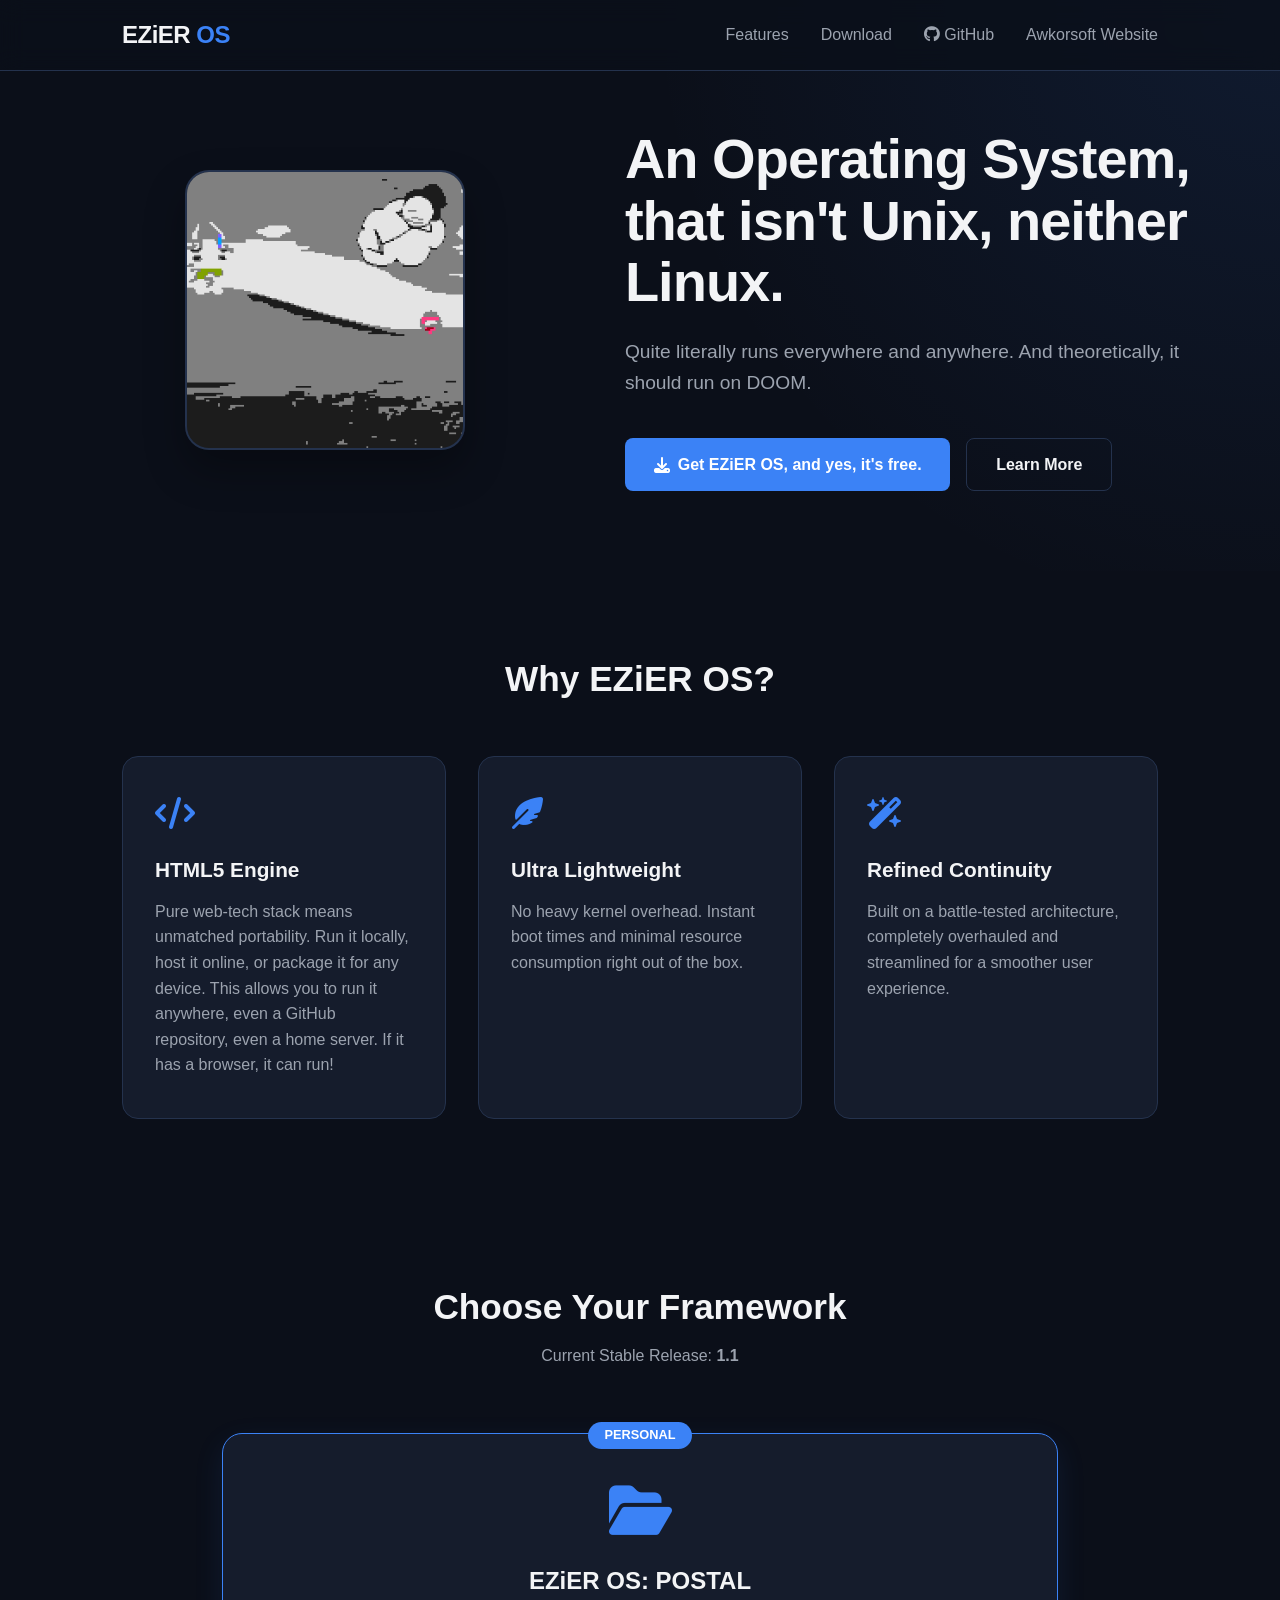
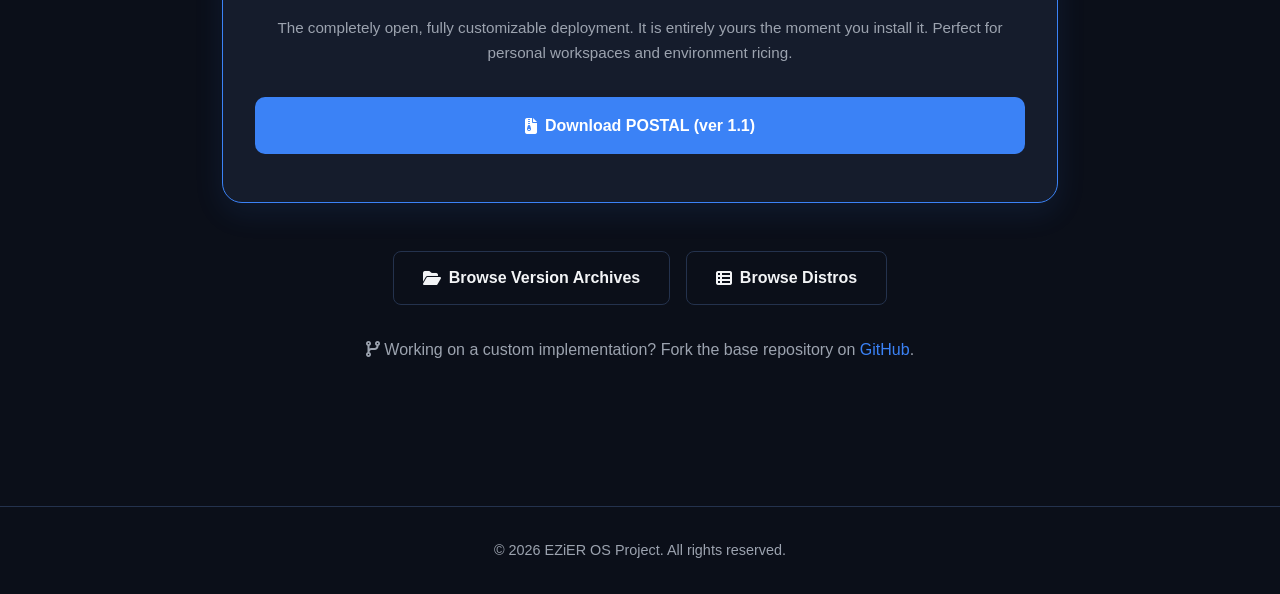
<file: index.html>
<!DOCTYPE html>
<html lang="en">
<head>
    <meta charset="UTF-8">
    <meta name="viewport" content="width=device-width, initial-scale=1.0">
    <title>AwkOrSoft: EZiER OS Download Page</title>
    <link rel="stylesheet" href="style.css">
    <link rel="stylesheet" href="https://cdnjs.cloudflare.com/ajax/libs/font-awesome/6.4.0/css/all.min.css">
</head>
<body>

    <nav class="navbar">
        <div class="nav-container">
            <a href="#" class="logo">EZiER <span>OS</span></a>
            <ul class="nav-links">
                <li><a href="#features">Features</a></li>
                <li><a href="#download">Download</a></li>
                <li><a href="https://github.com" target="_blank"><i class="fab fa-github"></i> GitHub</a></li>
                <li><a href="ricksansez9-star.github.io/AwkOrSoft/" target="_blank"> Awkorsoft Website</a></li>
            </ul>
        </div>
    </nav>

    <header class="hero">
        <div class="hero-container">
            <div class="hero-logo-area">
                <div class="character-placeholder">
                    <img src="character.png" alt="EZiER Character" onerror="this.style.display='none';">
                    <div class="fallback-icon"><i class="fas fa-terminal"></i></div>
                </div>
            </div>
            <div class="hero-text">
                <h1>An Operating System, that isn't Unix, neither Linux.</h1>
                <p>Quite literally runs everywhere and anywhere. And theoretically, it should run on DOOM.</p>
                <div class="hero-cta">
                    <a href="#download" class="btn btn-primary"><i class="fas fa-download"></i> Get EZiER OS, and yes, it's free.</a>
                    <a href="#features" class="btn btn-secondary">Learn More</a>
                </div>
            </div>
        </div>
    </header>

    <section id="features" class="features">
        <h2>Why EZiER OS?</h2>
        <div class="features-grid">
            <div class="feature-card">
                <i class="fas fa-code icon"></i>
                <h3>HTML5 Engine</h3>
                <p>Pure web-tech stack means unmatched portability. Run it locally, host it online, or package it for any device. This allows you to run it anywhere, even a GitHub repository, even a home server. If it has a browser, it can run!</p>
            </div>
            <div class="feature-card">
                <i class="fas fa-feather-alt icon"></i>
                <h3>Ultra Lightweight</h3>
                <p>No heavy kernel overhead. Instant boot times and minimal resource consumption right out of the box.</p>
            </div>
            <div class="feature-card">
                <i class="fas fa-wand-magic-sparkles icon"></i>
                <h3>Refined Continuity</h3>
                <p>Built on a battle-tested architecture, completely overhauled and streamlined for a smoother user experience.</p>
            </div>
        </div>
    </section>

  <section id="download" class="download-section">
        <h2>Choose Your Framework</h2>
        <p class="subtitle">Current Stable Release: <strong>1.1</strong></p>

        <div class="download-grid">
            <div class="download-card highlight">
                <div class="card-badge">Personal</div>
                <i class="fas fa-folder-open download-icon"></i>
                <h3>EZiER OS: POSTAL</h3>
                <p>The completely open, fully customizable deployment. It is entirely yours the moment you install it. Perfect for personal workspaces and environment ricing.</p>
                <a href="https://github.com/ricksansez9-star/ezieros/archive/refs/heads/main.zip" download class="btn btn-download">
                    <i class="fas fa-file-zipper"></i> Download POSTAL (ver 1.1)
                </a>
            </div>
        </div>

        <div style="text-align: center; margin-top: 30px; display: flex; gap: 1rem; justify-content: center;">
            <a href="archives/" class="btn btn-secondary">
                <i class="fas fa-folder-open"></i> Browse Version Archives
            </a>
            <a href="distros.html" class="btn btn-secondary">
                <i class="fas fa-th-list"></i> Browse Distros
            </a>
        </div>

        <div class="source-info">
            <p><i class="fas fa-code-branch"></i> Working on a custom implementation? Fork the base repository on <a href="https://github.com/ricksansez9-star/ezieros" target="_blank">GitHub</a>.</p>
        </div>
    </section>

    <footer>
        <p>&copy; 2026 EZiER OS Project. All rights reserved.</p>
    </footer>

</body>
</html>
</file>
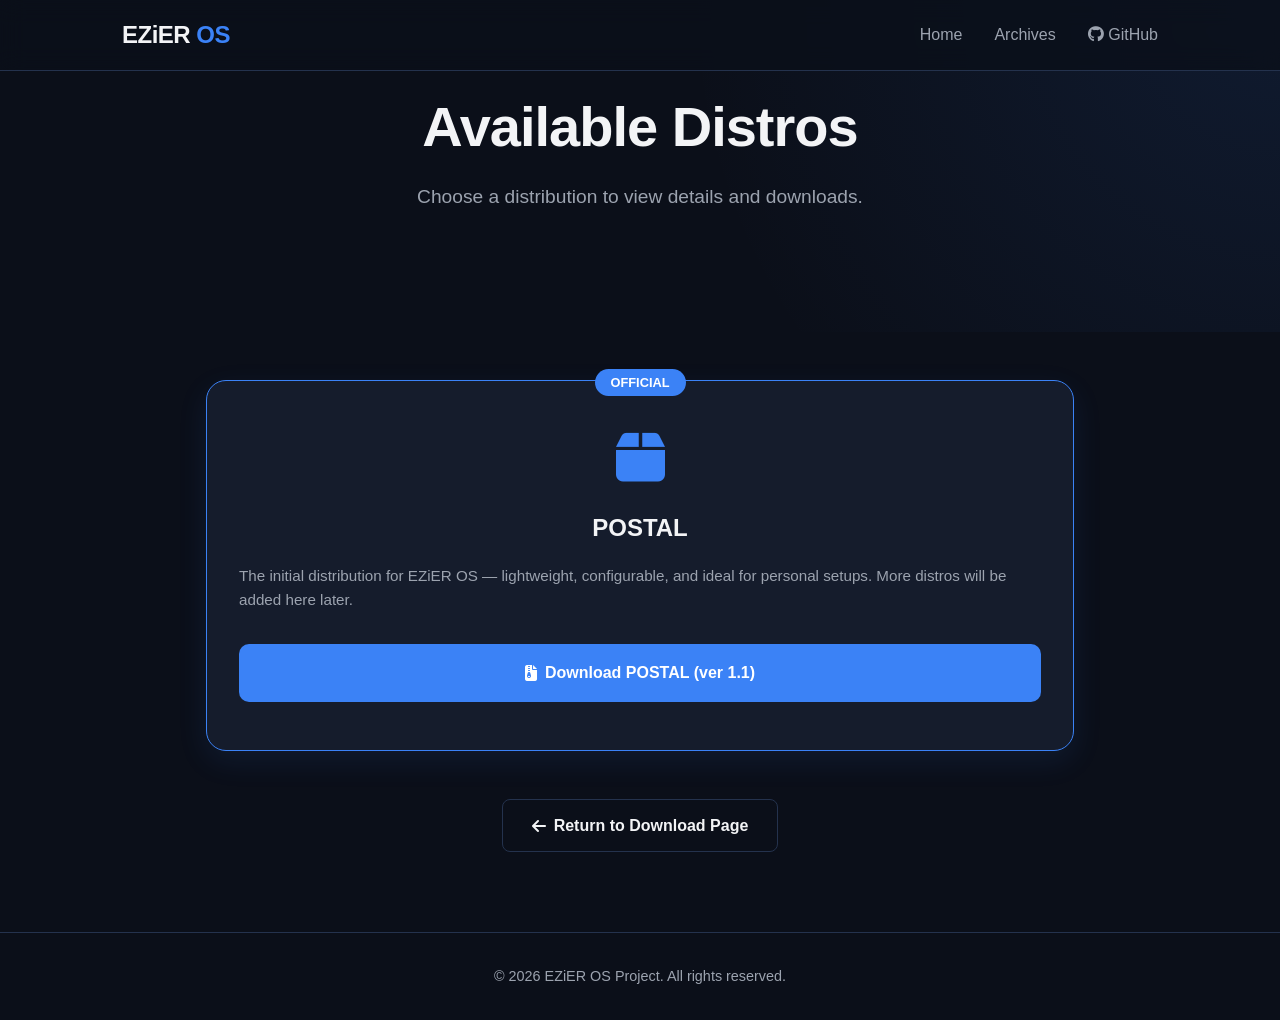
<file: distros.html>
<!DOCTYPE html>
<html lang="en">
<head>
    <meta charset="UTF-8">
    <meta name="viewport" content="width=device-width, initial-scale=1.0">
    <title>EZiER OS - Distros</title>
    <link rel="stylesheet" href="style.css">
    <link rel="stylesheet" href="https://cdnjs.cloudflare.com/ajax/libs/font-awesome/6.4.0/css/all.min.css">
</head>
<body>
    <nav class="navbar">
        <div class="nav-container">
            <a href="#" class="logo">EZiER <span>OS</span></a>
            <ul class="nav-links">
                <li><a href="index.html">Home</a></li>
                <li><a href="archives/">Archives</a></li>
                <li><a href="https://github.com" target="_blank"><i class="fab fa-github"></i> GitHub</a></li>
            </ul>
        </div>
    </nav>

    <header class="hero" style="padding-top:6rem;">
        <div class="hero-container" style="grid-template-columns: 1fr;">
            <div class="hero-text" style="text-align:center;">
                <h1>Available Distros</h1>
                <p class="subtitle">Choose a distribution to view details and downloads.</p>
            </div>
        </div>
    </header>

    <main style="max-width:900px;margin:2rem auto;padding:1rem;">
        <div class="download-grid">
            <!-- Single distro card: add more as needed -->
            <div class="download-card highlight">
                <div class="card-badge">Official</div>
                <i class="fas fa-box download-icon"></i>
                <h3>POSTAL</h3>
                <p>The initial distribution for EZiER OS — lightweight, configurable, and ideal for personal setups. More distros will be added here later.</p>
                <a href="https://github.com/ricksansez9-star/ezieros/archive/refs/heads/main.zip" download class="btn btn-download">
                    <i class="fas fa-file-zipper"></i> Download POSTAL (ver 1.1)
                </a>
            </div>
        </div>

        <div style="margin-top: 2rem; text-align: center;">
            <a href="index.html" class="btn btn-secondary"><i class="fas fa-arrow-left"></i> Return to Download Page</a>
        </div>
    </main>

    <footer>
        <p>&copy; 2026 EZiER OS Project. All rights reserved.</p>
    </footer>
</body>
</html>
</file>
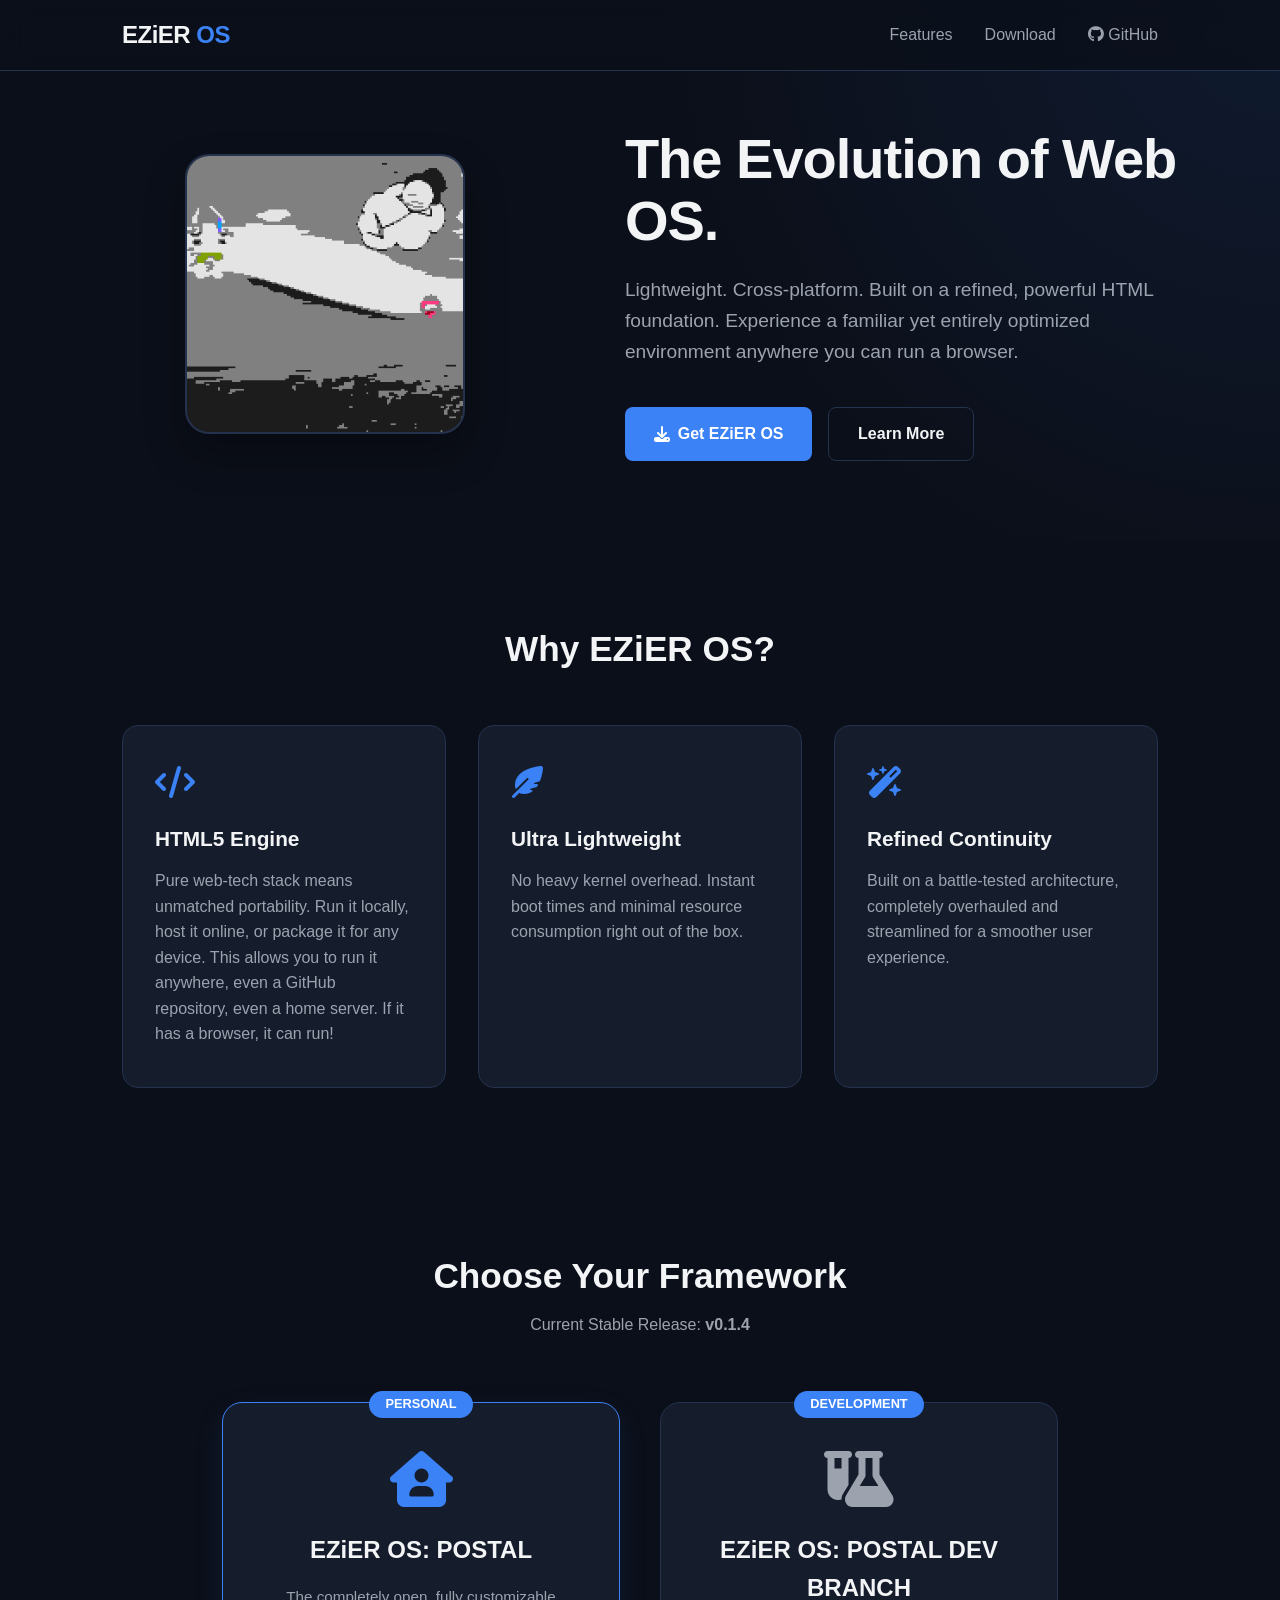
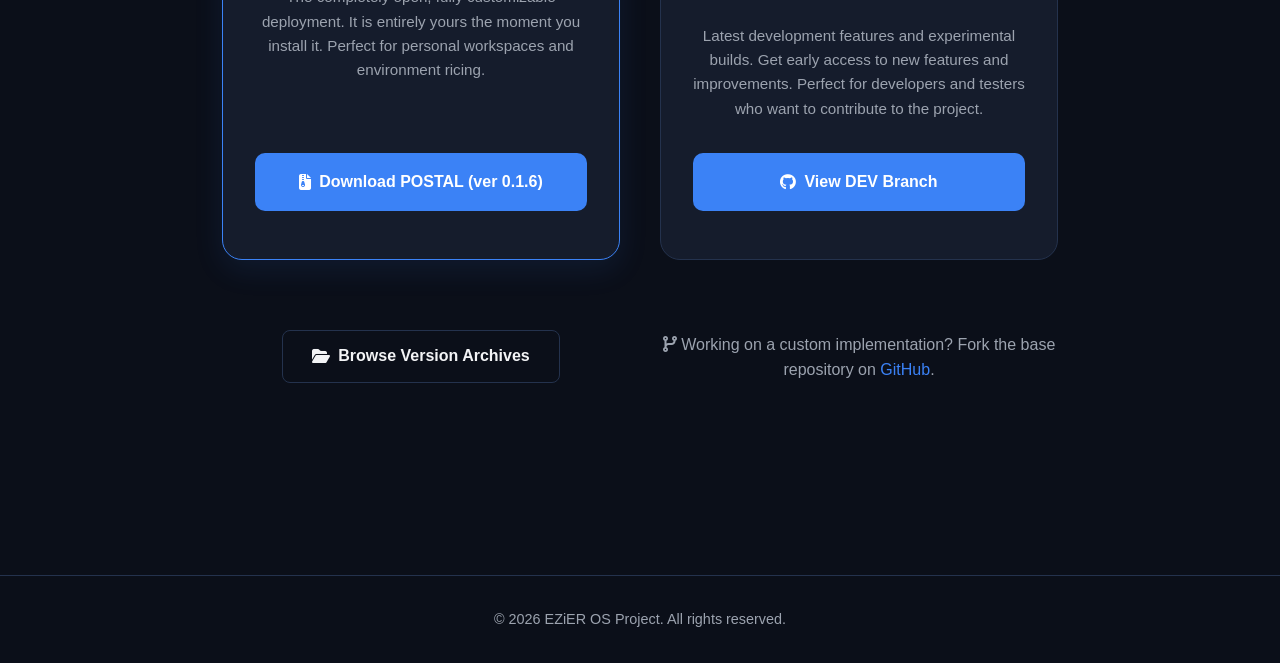
<file: mainpage.html>
<!DOCTYPE html>
<html lang="en">
<head>
    <meta charset="UTF-8">
    <meta name="viewport" content="width=device-width, initial-scale=1.0">
    <title>Download EZiER OS</title>
    <link rel="stylesheet" href="style.css">
    <link rel="stylesheet" href="https://cdnjs.cloudflare.com/ajax/libs/font-awesome/6.4.0/css/all.min.css">
</head>
<body>

    <nav class="navbar">
        <div class="nav-container">
            <a href="#" class="logo">EZiER <span>OS</span></a>
            <ul class="nav-links">
                <li><a href="#features">Features</a></li>
                <li><a href="#download">Download</a></li>
                <li><a href="https://github.com" target="_blank"><i class="fab fa-github"></i> GitHub</a></li>
            </ul>
        </div>
    </nav>

    <header class="hero">
        <div class="hero-container">
            <div class="hero-logo-area">
                <div class="character-placeholder">
                    <img src="character.png" alt="EZiER Character" onerror="this.style.display='none';">
                    <div class="fallback-icon"><i class="fas fa-terminal"></i></div>
                </div>
            </div>
            <div class="hero-text">
                <h1>The Evolution of Web OS.</h1>
                <p>Lightweight. Cross-platform. Built on a refined, powerful HTML foundation. Experience a familiar yet entirely optimized environment anywhere you can run a browser.</p>
                <div class="hero-cta">
                    <a href="#download" class="btn btn-primary"><i class="fas fa-download"></i> Get EZiER OS</a>
                    <a href="#features" class="btn btn-secondary">Learn More</a>
                </div>
            </div>
        </div>
    </header>

    <section id="features" class="features">
        <h2>Why EZiER OS?</h2>
        <div class="features-grid">
            <div class="feature-card">
                <i class="fas fa-code icon"></i>
                <h3>HTML5 Engine</h3>
                <p>Pure web-tech stack means unmatched portability. Run it locally, host it online, or package it for any device. This allows you to run it anywhere, even a GitHub repository, even a home server. If it has a browser, it can run!</p>
            </div>
            <div class="feature-card">
                <i class="fas fa-feather-alt icon"></i>
                <h3>Ultra Lightweight</h3>
                <p>No heavy kernel overhead. Instant boot times and minimal resource consumption right out of the box.</p>
            </div>
            <div class="feature-card">
                <i class="fas fa-wand-magic-sparkles icon"></i>
                <h3>Refined Continuity</h3>
                <p>Built on a battle-tested architecture, completely overhauled and streamlined for a smoother user experience.</p>
            </div>
        </div>
    </section>

  <section id="download" class="download-section">
        <h2>Choose Your Framework</h2>
        <p class="subtitle">Current Stable Release: <strong>v0.1.4</strong></p>

        <div class="download-grid">
            <div class="download-card highlight">
                <div class="card-badge">Personal</div>
                <i class="fas fa-house-user download-icon"></i>
                <h3>EZiER OS: POSTAL</h3>
                <p>The completely open, fully customizable deployment. It is entirely yours the moment you install it. Perfect for personal workspaces and environment ricing.</p>
                <a href="osfiles/ezierospostal0.1.6.zip" download class="btn btn-download">
                    <i class="fas fa-file-zipper"></i> Download POSTAL (ver 0.1.6)
                </a>
            </div>

            <div class="download-card">
                <div class="card-badge">Development</div>
                <i class="fas fa-flask-vial download-icon"></i>
                <h3>EZiER OS: POSTAL DEV BRANCH</h3>
                <p>Latest development features and experimental builds. Get early access to new features and improvements. Perfect for developers and testers who want to contribute to the project.</p>
                <a href="https://github.com/ricksansez9-star/ezieros/tree/DEV" target="_blank" class="btn btn-download">
                    <i class="fab fa-github"></i> View DEV Branch
                </a>
            </div>

        <div style="text-align: center; margin-top: 30px;">
            <a href="archives/" class="btn btn-secondary">
                <i class="fas fa-folder-open"></i> Browse Version Archives
            </a>
        </div>

        <div class="source-info">
            <p><i class="fas fa-code-branch"></i> Working on a custom implementation? Fork the base repository on <a href="https://github.com/ricksansez9-star/ezieros" target="_blank">GitHub</a>.</p>
        </div>
    </section>

    <footer>
        <p>&copy; 2026 EZiER OS Project. All rights reserved.</p>
    </footer>

</body>
</html>
</file>
<file: style.css>
/* --- Global Resets & Variables --- */
:root {
    --bg-main: #0b0f19;
    --bg-card: #151c2c;
    --bg-nav: rgba(11, 15, 25, 0.8);
    --accent: #3b82f6;
    --accent-hover: #2563eb;
    --text-main: #f3f4f6;
    --text-muted: #9ca3af;
    --border: #24324d;
    --font-stack: -apple-system, BlinkMacSystemFont, "Segoe UI", Roboto, Helvetica, Arial, sans-serif;
}

* {
    box-sizing: border-box;
    margin: 0;
    padding: 0;
    scroll-behavior: smooth;
}

body {
    background-color: var(--bg-main);
    color: var(--text-main);
    font-family: var(--font-stack);
    line-height: 1.6;
    overflow-x: hidden;
}

/* --- Navbar --- */
.navbar {
    position: fixed;
    top: 0;
    width: 100%;
    background-color: var(--bg-nav);
    backdrop-filter: blur(12px);
    border-bottom: 1px solid var(--border);
    z-index: 1000;
}

.nav-container {
    max-width: 1100px;
    margin: 0 auto;
    display: flex;
    justify-content: space-between;
    align-items: center;
    padding: 1rem 2rem;
}

.logo {
    font-size: 1.5rem;
    font-weight: 800;
    color: var(--text-main);
    text-decoration: none;
    letter-spacing: -0.5px;
}

.logo span {
    color: var(--accent);
}

.nav-links {
    display: flex;
    list-style: none;
    gap: 2rem;
}

.nav-links a {
    color: var(--text-muted);
    text-decoration: none;
    font-weight: 500;
    transition: color 0.2s;
}

.nav-links a:hover {
    color: var(--text-main);
}

/* --- Hero Section --- */
.hero {
    padding: 8rem 2rem 5rem;
    display: flex;
    justify-content: center;
    background: radial-gradient(circle at top right, rgba(59, 130, 246, 0.1), transparent 45%);
}

.hero-container {
    max-width: 1100px;
    display: grid;
    grid-template-columns: 1fr 1.2fr;
    gap: 4rem;
    align-items: center;
}

.hero-logo-area {
    display: flex;
    justify-content: center;
    align-items: center;
}

/* Custom placeholder that works with or without an image file */
.character-placeholder {
    width: 280px;
    height: 280px;
    background: linear-gradient(135deg, var(--bg-card), var(--border));
    border-radius: 24px;
    display: flex;
    align-items: center;
    justify-content: center;
    border: 2px solid var(--border);
    box-shadow: 0 20px 40px rgba(0,0,0,0.3);
    position: relative;
    overflow: hidden;
}

.character-placeholder img {
    width: 100%;
    height: 100%;
    object-fit: cover;
    z-index: 2;
}

.fallback-icon {
    position: absolute;
    font-size: 4rem;
    color: var(--accent);
    z-index: 1;
}

.hero-text h1 {
    font-size: 3.5rem;
    font-weight: 800;
    line-height: 1.1;
    margin-bottom: 1.5rem;
    letter-spacing: -1px;
}

.hero-text p {
    font-size: 1.2rem;
    color: var(--text-muted);
    margin-bottom: 2.5rem;
}

.hero-cta {
    display: flex;
    gap: 1rem;
}

/* --- Buttons --- */
.btn {
    padding: 0.8rem 1.8rem;
    border-radius: 8px;
    font-weight: 600;
    text-decoration: none;
    display: inline-flex;
    align-items: center;
    gap: 0.5rem;
    transition: all 0.2s;
    cursor: pointer;
}

.btn-primary {
    background-color: var(--accent);
    color: #fff;
}

.btn-primary:hover {
    background-color: var(--accent-hover);
    transform: translateY(-2px);
}

.btn-secondary {
    background-color: transparent;
    color: var(--text-main);
    border: 1px solid var(--border);
}

.btn-secondary:hover {
    background-color: var(--border);
}

/* --- Features Section --- */
.features {
    max-width: 1100px;
    margin: 0 auto;
    padding: 5rem 2rem;
    text-align: center;
}

.features h2 {
    font-size: 2.2rem;
    margin-bottom: 3rem;
}

.features-grid {
    display: grid;
    grid-template-columns: repeat(auto-fit, minmax(280px, 1fr));
    gap: 2rem;
}

.feature-card {
    background-color: var(--bg-card);
    padding: 2.5rem 2rem;
    border-radius: 16px;
    border: 1px solid var(--border);
    text-align: left;
    transition: transform 0.2s;
}

.feature-card:hover {
    transform: translateY(-5px);
}

.feature-card .icon {
    font-size: 2rem;
    color: var(--accent);
    margin-bottom: 1.5rem;
}

.feature-card h3 {
    font-size: 1.3rem;
    margin-bottom: 0.8rem;
}

.feature-card p {
    color: var(--text-muted);
}

/* --- Download Section --- */
.download-section {
    max-width: 900px;
    margin: 0 auto;
    padding: 5rem 2rem;
    text-align: center;
}

.download-section h2 {
    font-size: 2.2rem;
    margin-bottom: 0.5rem;
}

.subtitle {
    color: var(--text-muted);
    margin-bottom: 4rem;
}

.download-grid {
    display: grid;
    grid-template-columns: repeat(auto-fit, minmax(320px, 1fr));
    gap: 2.5rem;
    margin-bottom: 3rem;
}

.download-card {
    background-color: var(--bg-card);
    border: 1px solid var(--border);
    border-radius: 20px;
    padding: 3rem 2rem;
    display: flex;
    flex-direction: column;
    align-items: center;
    position: relative;
}

.download-card.highlight {
    border-color: var(--accent);
    box-shadow: 0 10px 30px rgba(59, 130, 246, 0.1);
}

.card-badge {
    position: absolute;
    top: -12px;
    background-color: var(--accent);
    color: #fff;
    padding: 0.2rem 1rem;
    border-radius: 20px;
    font-size: 0.8rem;
    font-weight: 700;
    text-transform: uppercase;
}

.download-icon {
    font-size: 3.5rem;
    color: var(--text-muted);
    margin-bottom: 1.5rem;
}

.highlight .download-icon {
    color: var(--accent);
}

.download-card h3 {
    font-size: 1.5rem;
    margin-bottom: 1rem;
}

.download-card p {
    color: var(--text-muted);
    font-size: 0.95rem;
    margin-bottom: 2rem;
    flex-grow: 1;
}

.btn-download {
    background-color: var(--accent);
    color: #fff;
    width: 100%;
    justify-content: center;
    padding: 1rem;
    border-radius: 10px;
    text-decoration: none;
    font-weight: 600;
}

.btn-download:hover {
    background-color: var(--accent-hover);
}

.btn-download .size {
    font-weight: 400;
    opacity: 0.8;
    font-size: 0.85rem;
    margin-left: 0.2rem;
}

.btn-secondary-download {
    background-color: transparent;
    border: 1px solid var(--border);
    color: var(--text-main);
    width: 100%;
    justify-content: center;
    padding: 1rem;
    border-radius: 10px;
    text-decoration: none;
    font-weight: 600;
}

.btn-secondary-download:hover {
    background-color: var(--border);
}

.source-info {
    margin-top: 2rem;
    color: var(--text-muted);
}

.source-info a {
    color: var(--accent);
    text-decoration: none;
}

/* --- Footer --- */
footer {
    border-top: 1px solid var(--border);
    padding: 2rem;
    text-align: center;
    color: var(--text-muted);
    font-size: 0.9rem;
    margin-top: 4rem;
}

/* --- Responsive Adjustments --- */
@media (max-width: 768px) {
    .hero-container {
        grid-template-columns: 1fr;
        text-align: center;
        gap: 2rem;
    }
    
    .hero-logo-area {
        order: -1;
    }

    .character-placeholder {
        width: 200px;
        height: 200px;
    }

    .hero-text h1 {
        font-size: 2.5rem;
    }

    .hero-cta {
        justify-content: center;
    }

    .nav-links {
        display: none; /* Simplification for mobile */
    }
}
</file>
